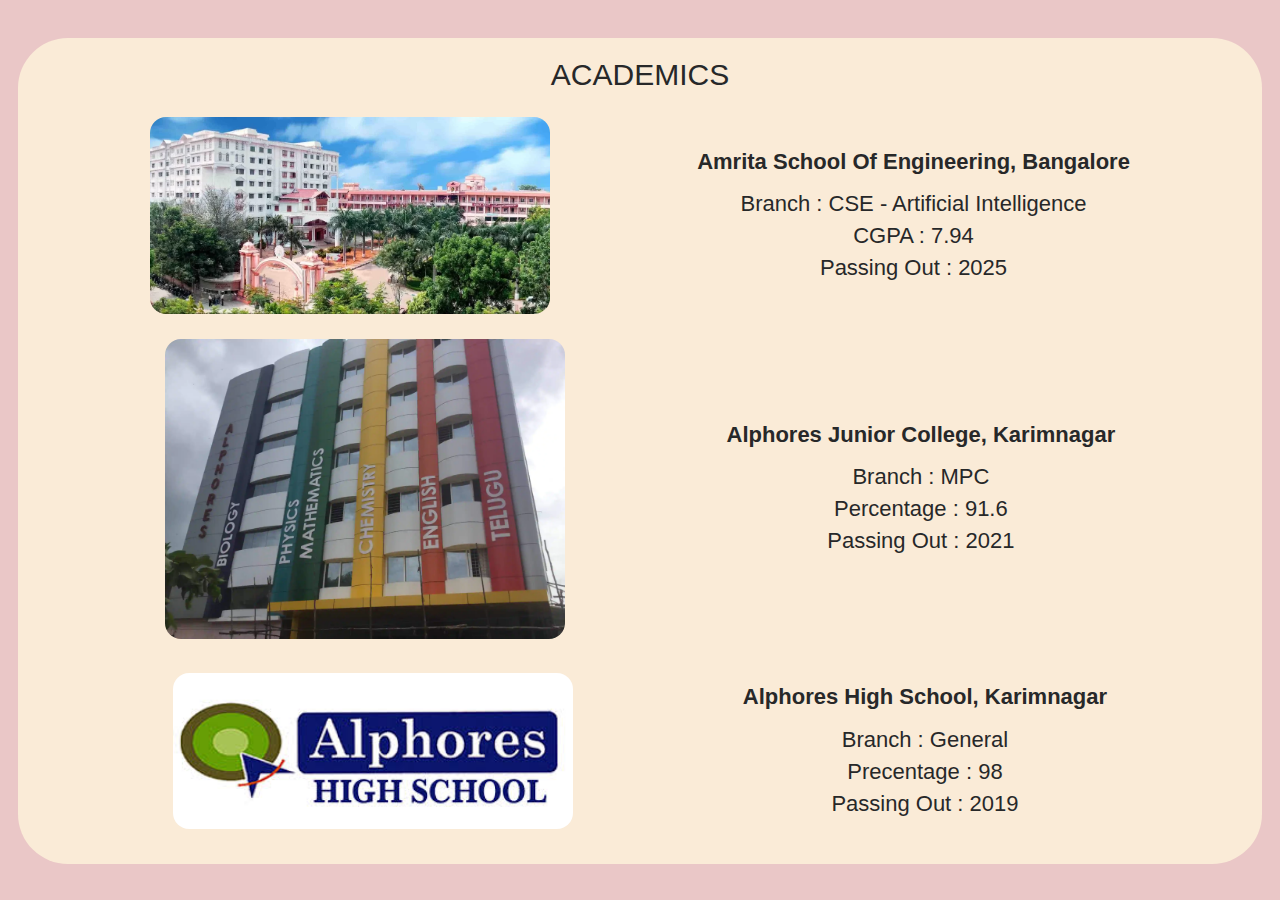
<file: Acadamics.html>
<!DOCTYPE html>
<html lang="en">
<head>
  <meta http-equiv="Content-Type" content="text/html; charset=UTF-8">
  <meta name="viewport" content="width=device-width, initial-scale=1.0">
  <link rel="preconnect" href="https://fonts.googleapis.com/">
  <link rel="preconnect" href="https://fonts.gstatic.com/" crossorigin="">
  <link href="https://fonts.googleapis.com/css2?family=Roboto:wght@400;500&amp;display=swap" rel="stylesheet">
  <link rel="stylesheet" href="website.css">
  <link rel="icon" href="image.png">
  <title>Acadamics</title>
</head>
<body>
  <div class="middle-container">
    <div class="about">
      ACADEMICS
    </div>
    <div class="introduction">
        <img class="intro-image" src="amrita-school-of-engineering-bangalore.png" alt="Introduction Picture">
        <div>
          <h2 class="intro-info">Amrita School Of Engineering, Bangalore </h2> 
          <p class="intro1">Branch : CSE - Artificial Intelligence</p>
          <p class="intro1">CGPA : 7.94</p>
          <p class="intro1">Passing Out : 2025</p>
        </div>
    </div>

    <div class="introduction">
      <img class="intro-image" src="alphores.jpg" alt="Introduction Picture">
      <div>
        <h2 class="intro-info">Alphores Junior College, Karimnagar </h2> 
        <p class="intro1">Branch : MPC</p>
        <p class="intro1">Percentage : 91.6</p>
        <p class="intro1">Passing Out : 2021</p>
      </div>
    </div>

    <div class="introduction">
      <img class="intro-image" src="highschool.jpg" alt="Introduction Picture">
      <div>
        <h2 class="intro-info">Alphores High School, Karimnagar</h2> 
        <p class="intro1">Branch : General</p>
        <p class="intro1">Precentage : 98</p>
        <p class="intro1">Passing Out : 2019</p>
      </div>
    </div>
</body>
</html>
</file>
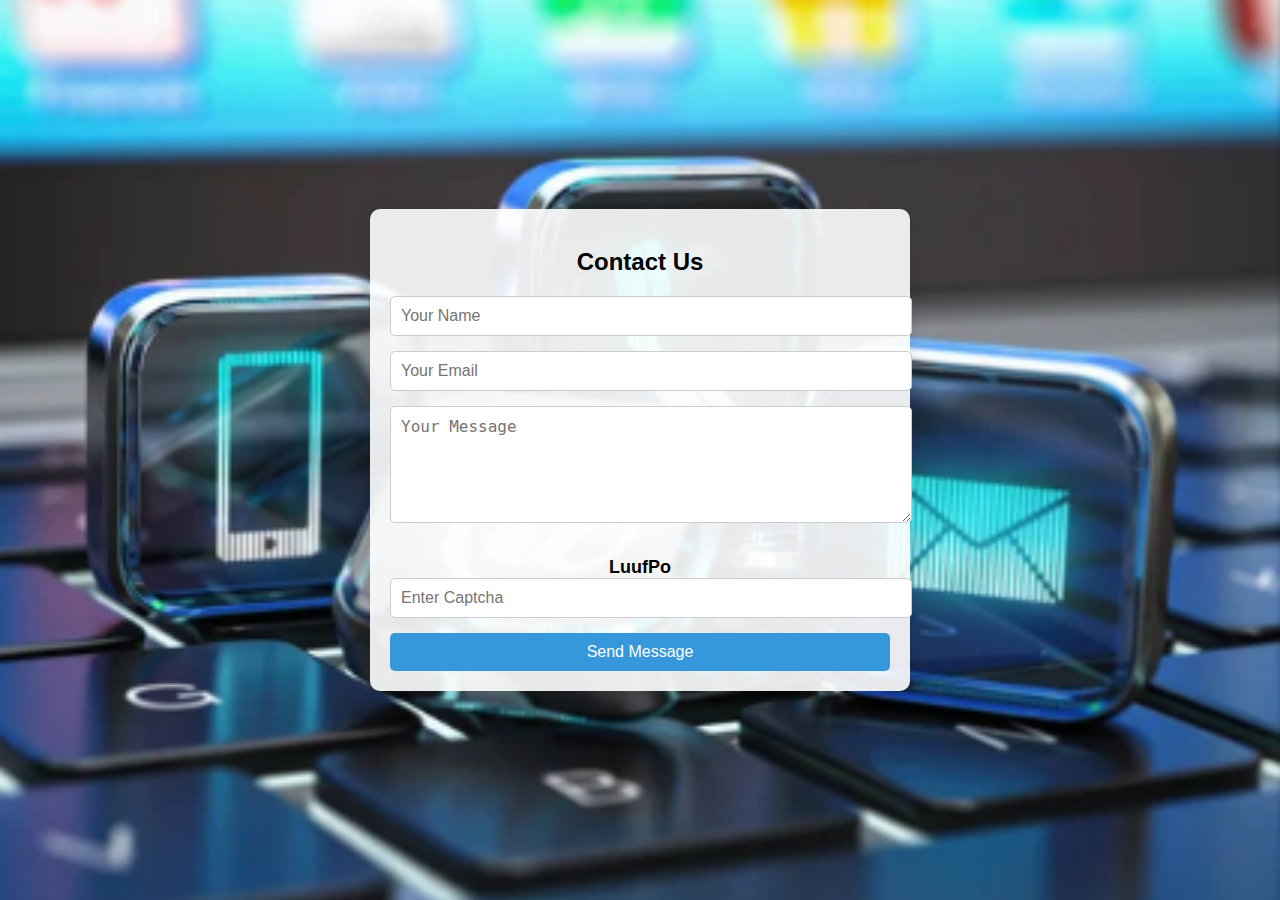
<file: contact.html>
<!DOCTYPE html>
<html lang="en">
<head>
    <meta charset="UTF-8">
    <meta name="viewport" content="width=device-width, initial-scale=1.0">
    <title>Contact Us</title>
    <style>
        body {
            font-family: Arial, sans-serif;
            margin: 0;
            padding: 0;
            background-image: url('contact5.png');
            background-size: cover;
            background-position: center;
            display: flex;
            justify-content: center;
            align-items: center;
            height: 100vh;
        }

        .contact-container {
            background-color: rgba(255, 255, 255, 0.9);
            padding: 20px;
            border-radius: 10px;
            width: 100%;
            max-width: 500px;
            box-shadow: 0 0 15px rgba(0, 0, 0, 0.1);
        }

        .contact-container h2 {
            margin-bottom: 20px;
            text-align: center;
        }

        .contact-container input,
        .contact-container textarea {
            width: 100%;
            padding: 10px;
            margin-bottom: 15px;
            border: 1px solid #ccc;
            border-radius: 5px;
            font-size: 16px;
        }

        .contact-container button {
            background-color: #3498db;
            color: white;
            border: none;
            padding: 10px;
            font-size: 16px;
            cursor: pointer;
            border-radius: 5px;
            width: 100%;
        }

        .contact-container button:hover {
            background-color: #2980b9;
        }

        .captcha {
            margin-top: 15px;
            text-align: center;
            font-size: 18px;
            font-weight: bold;
        }
    </style>
</head>
<body>
    <div class="contact-container">
        <h2>Contact Us</h2>
        <form id="contactForm">
            <input type="text" id="name" placeholder="Your Name" required>
            <input type="email" id="email" placeholder="Your Email" required>
            <textarea id="message" rows="5" placeholder="Your Message" required></textarea>
            <div class="captcha">
                <span id="captcha"></span>
                <input type="text" id="captchaInput" placeholder="Enter Captcha" required>
            </div>
            <button type="submit">Send Message</button>
        </form>
    </div>

    <script>
        function generateCaptcha() {
            const chars = 'ABCDEFGHIJKLMNOPQRSTUVWXYZabcdefghijklmnopqrstuvwxyz0123456789';
            let captcha = '';
            for (let i = 0; i < 6; i++) {
                captcha += chars.charAt(Math.floor(Math.random() * chars.length));
            }
            document.getElementById('captcha').textContent = captcha;
        }

        document.getElementById('contactForm').addEventListener('submit', function(event) {
            event.preventDefault();

            const captcha = document.getElementById('captcha').textContent;
            const captchaInput = document.getElementById('captchaInput').value;

            if (captcha === captchaInput) {
                alert('Message sent successfully!');
                
                // Clear all input fields after submission
                document.getElementById('name').value = '';
                document.getElementById('email').value = '';
                document.getElementById('message').value = '';
                document.getElementById('captchaInput').value = '';
            } else {
                alert('Incorrect Captcha. Please try again.');
            }

            generateCaptcha();
        });

        window.onload = generateCaptcha;
    </script>
</body>
</html>
</file>
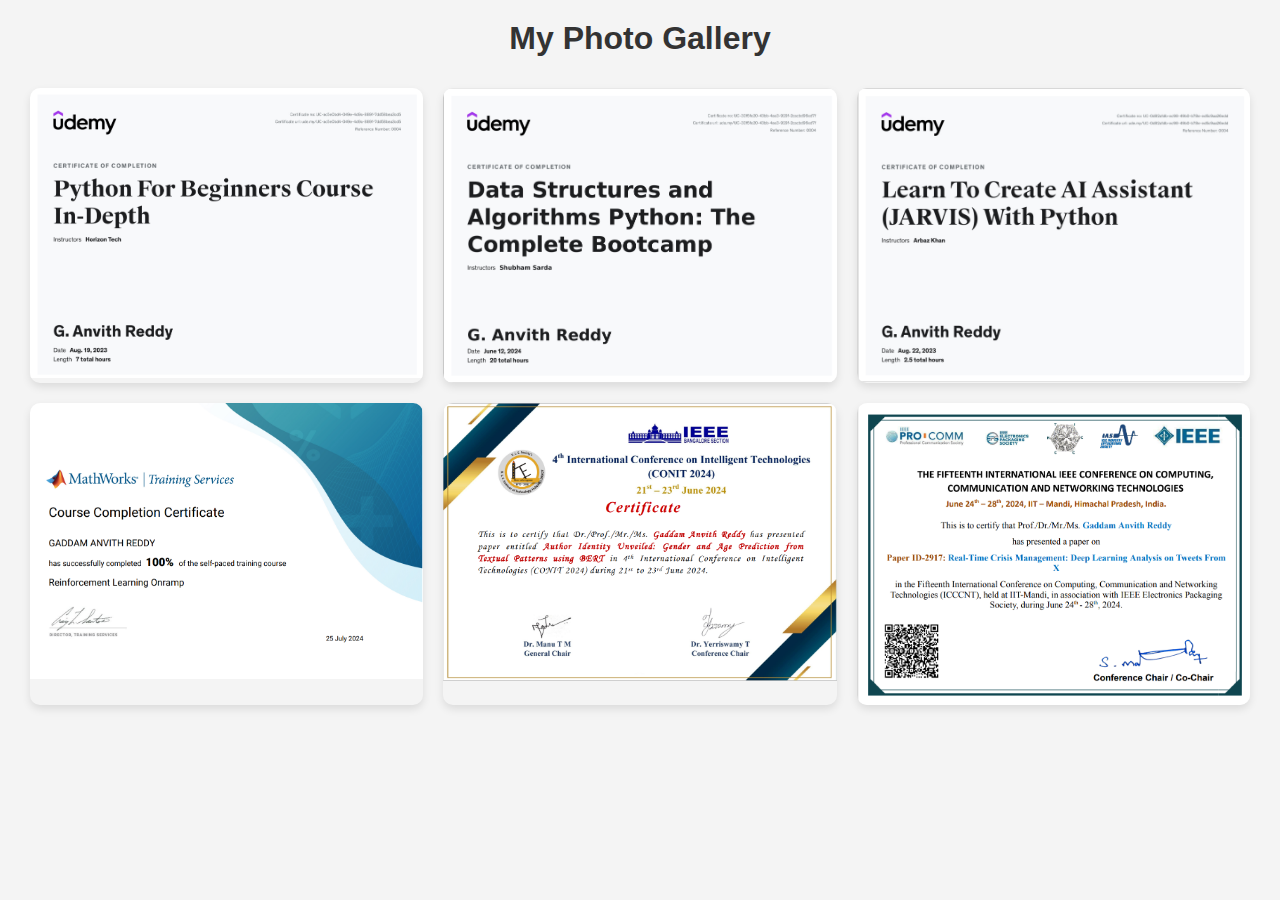
<file: gallary.html>
<!DOCTYPE html>
<html lang="en">
<head>
    <meta charset="UTF-8">
    <meta name="viewport" content="width=device-width, initial-scale=1.0">
    <link rel="icon" href="image.png">
    <title>Photo Gallery</title>
    <style>
        body {
            font-family: Arial, sans-serif;
            margin: 0;
            padding: 0;
            background-color: #f4f4f4;
            text-align: center;
        }

        h1 {
            margin-top: 20px;
            color: #333;
        }

        .gallery-container {
            display: flex;
            flex-wrap: wrap;
            justify-content: center;
            margin: 20px;
        }

        .gallery-item {
            position: relative;
            margin: 10px;
            overflow: hidden;
            border-radius: 10px;
            box-shadow: 0 4px 8px rgba(0, 0, 0, 0.1);
        }

        .gallery-item img {
            width: 100%;
            height: auto;
            display: block;
            transition: transform 0.3s ease;
        }

        .gallery-item:hover img {
            transform: scale(1.1);
        }

        .gallery-item .overlay {
            position: absolute;
            top: 0;
            left: 0;
            width: 100%;
            height: 100%;
            background: rgba(0, 0, 0, 0.5);
            opacity: 0;
            transition: opacity 0.3s ease;
            color: white;
            display: flex;
            align-items: center;
            justify-content: center;
            font-size: 18px;
        }

        .gallery-item:hover .overlay {
            opacity: 1;
        }

        @media (min-width: 600px) {
            .gallery-item {
                width: calc(33.333% - 20px);
            }
        }

        @media (max-width: 600px) {
            .gallery-item {
                width: calc(50% - 20px);
            }
        }

        @media (max-width: 400px) {
            .gallery-item {
                width: calc(100% - 20px);
            }
        }
    </style>
</head>
<body>
    <h1>My Photo Gallery</h1>

    <div class="gallery-container">
        <div class="gallery-item">
            <img src="photo1.png" alt="Photo 1">
            <!-- <div class="overlay">Photo 1 Description</div> -->
        </div>
        <div class="gallery-item">
            <img src="photo2.png" alt="Photo 2">
            <!-- <div class="overlay">Photo 2 Description</div> -->
        </div>
        <div class="gallery-item">
            <img src="photo3.png" alt="Photo 3">
            <!-- <div class="overlay">Photo 3 Description</div> -->
        </div>
        <div class="gallery-item">
            <img src="photo4.png" alt="Photo 4">
            <!-- <div class="overlay">Photo 4 Description</div> -->
        </div>
        <div class="gallery-item">
            <img src="photo5.png" alt="Photo 5">
            <!-- <div class="overlay">Photo 5 Description</div> -->
        </div>
        <div class="gallery-item">
            <img src="photo7.png" alt="Photo 7">
            <!-- <div class="overlay">Photo 7 Description</div> -->
        </div>
    </div>
</body>
</html>
</file>
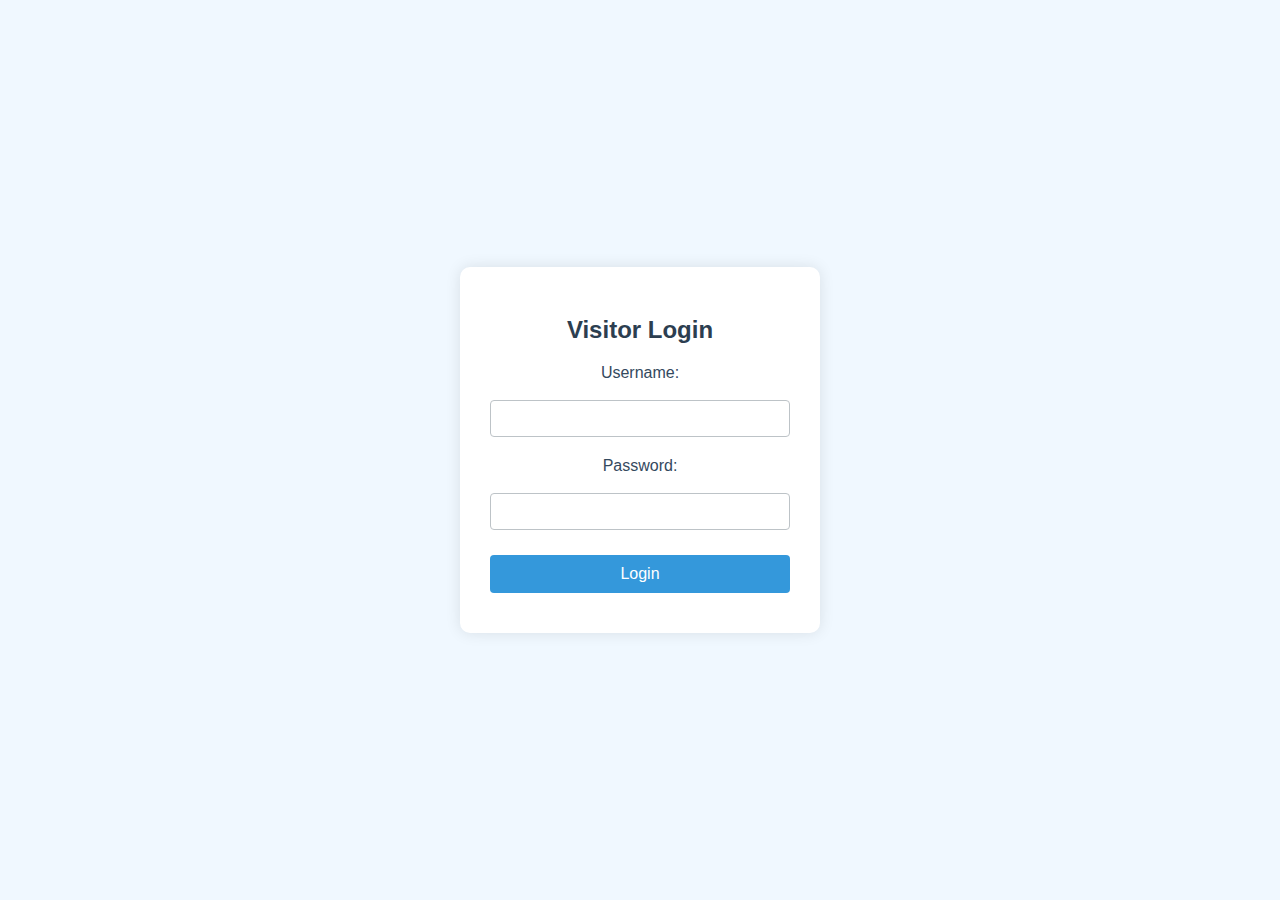
<file: Login.html>
<!DOCTYPE html>
<html lang="en">
<head>
    <meta charset="UTF-8">
    <meta name="viewport" content="width=device-width, initial-scale=1.0">
    <title>Owner Login</title>
    <style>
        body {
            font-family: 'Segoe UI', Tahoma, Geneva, Verdana, sans-serif;
            background-color: #f0f8ff;
            display: flex;
            justify-content: center;
            align-items: center;
            height: 100vh;
            margin: 0;
        }

        h2 {
            color: #2c3e50;
            font-size: 24px;
            margin-bottom: 20px;
        }

        form {
            background-color: #ffffff;
            padding: 30px;
            border-radius: 10px;
            box-shadow: 0 0 15px rgba(0, 0, 0, 0.1);
            text-align: center;
            width: 300px;
        }

        label {
            color: #34495e;
            font-size: 16px;
            display: block;
            margin-bottom: 8px;
        }

        input[type="text"],
        input[type="password"] {
            width: 100%;
            padding: 10px;
            margin: 10px 0 20px;
            border: 1px solid #bdc3c7;
            border-radius: 4px;
            box-sizing: border-box;
        }

        button {
            background-color: #3498db;
            color: white;
            padding: 10px 20px;
            border: none;
            border-radius: 4px;
            cursor: pointer;
            font-size: 16px;
            width: 100%;
            margin-bottom: 10px;
        }

        button:hover {
            background-color: #2980b9;
        }

        .register-btn {
            background-color: #2ecc71;
        }

        .register-btn:hover {
            background-color: #27ae60;
        }

        .strength {
            font-size: 14px;
            margin-top: -15px;
            margin-bottom: 20px;
            text-align: left;
        }

        .strength.weak {
            color: #e74c3c;
        }

        .strength.medium {
            color: #f39c12;
        }

        .strength.strong {
            color: #2ecc71;
        }

        .suggestion {
            font-size: 12px;
            color: #e74c3c;
            margin-top: 5px;
            text-align: left;
        }
    </style>
</head>
<body>
    <form  action="todo.html" method="get" onsubmit="return validateForm()">
        <h2>Visitor Login</h2>
        
        <label for="username">Username:</label>
        <input type="text" id="username" name="username" required><br>
        
        <label for="password">Password:</label>
        <input type="password" id="password" name="password" required oninput="checkPasswordStrength()"><br>

        <div id="strengthMessage" class="strength"></div>
        <div id="suggestionMessage" class="suggestion"></div>

        <button type="submit">Login</button><br>
    </form>

    <script>
        function checkPasswordStrength() {
            const password = document.getElementById('password').value;
            const strengthMessage = document.getElementById('strengthMessage');
            const suggestionMessage = document.getElementById('suggestionMessage');
            let strength = '';
            let suggestion = '';

            if (password.length < 8) {
                strength = 'Weak';
                strengthMessage.className = 'strength weak';
                suggestion = 'Password should be at least 8 characters long.';
            } else if (password.search(/[a-z]/) < 0 || password.search(/[A-Z]/) < 0 || password.search(/[0-9]/) < 0 || password.search(/[\W_]/) < 0) {
                strength = 'Medium';
                strengthMessage.className = 'strength medium';
                suggestion = 'Password should include uppercase, lowercase, numbers, and special characters.';
            } else {
                strength = 'Strong';
                strengthMessage.className = 'strength strong';
                suggestion = '';
            }

            strengthMessage.textContent = 'Password Strength: ' + strength;
            suggestionMessage.textContent = suggestion;
        }

        function validateForm() {
            const username = document.getElementById('username').value;
            const password = document.getElementById('password').value;
            const emailPattern = /^[a-zA-Z0-9._%+-]+@(outlook|gmail)\.com$/;

            if (!emailPattern.test(username)) {
                alert('Username must be a valid email format from Outlook or Gmail.');
                return false;
            }

            if (password.length < 8) {
                alert('Password must be at least 8 characters long.');
                return false;
            }

            return true;
        }
    </script>
</body>
</html>
</file>
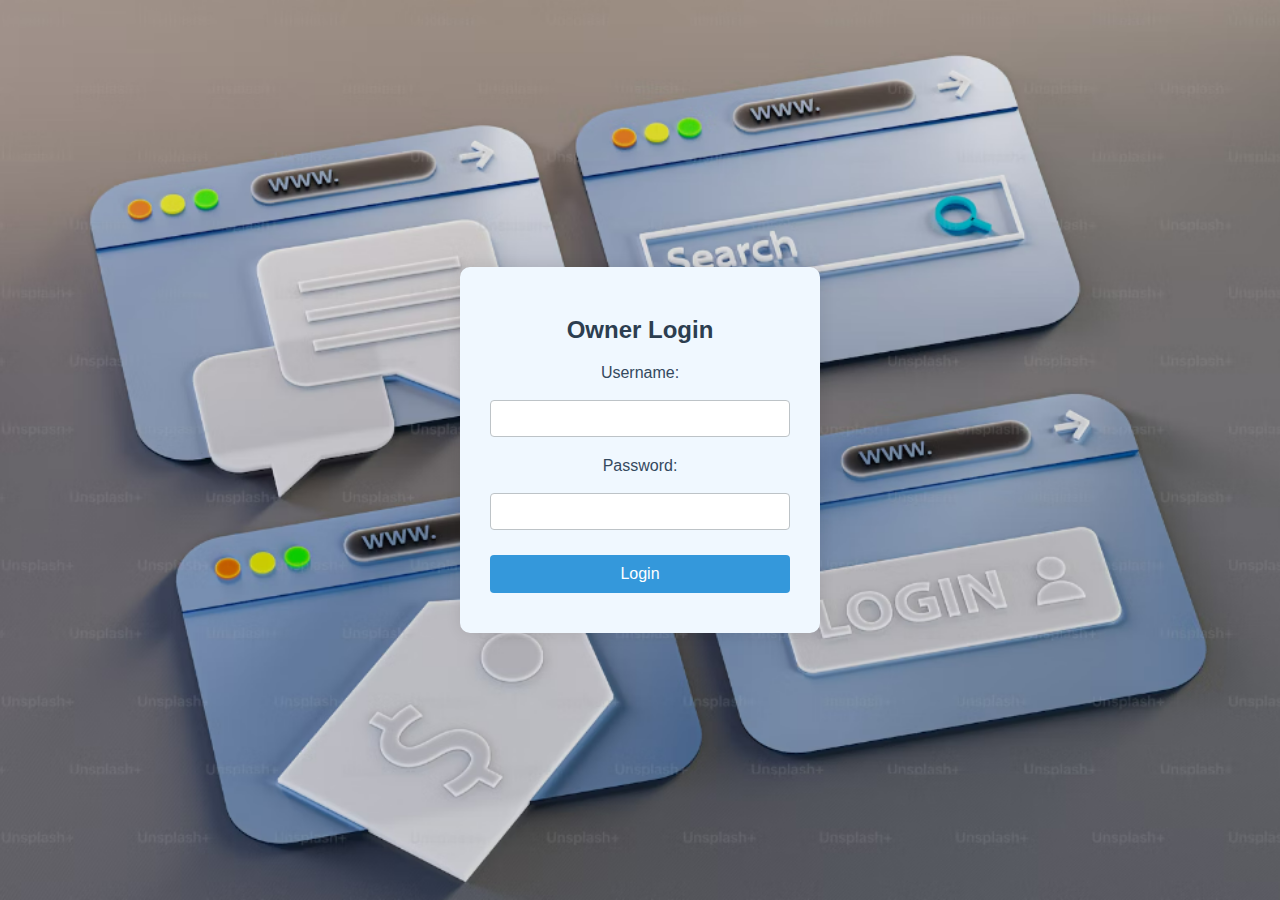
<file: ownerlogin.html>
<!DOCTYPE html>
<html lang="en">
<head>
    <meta charset="UTF-8">
    <meta name="viewport" content="width=device-width, initial-scale=1.0">
    <link rel="icon" href="image.png">
    <title>Owner Login</title>
    <style>
        body {
            font-family: 'Segoe UI', Tahoma, Geneva, Verdana, sans-serif;
            background-color: #f0f8ff;
            display: flex;
            justify-content: center;
            align-items: center;
            height: 100vh;
            margin: 0;
        }

        h2 {
            color: #2c3e50;
            font-size: 24px;
            margin-bottom: 20px;
        }

        form {
            background-color: aliceblue;
            padding: 30px;
            border-radius: 10px;
            box-shadow: 0 0 15px rgba(0, 0, 0, 0.1);
            text-align: center;
            width: 300px;
        }

        label {
            color: #34495e;
            font-size: 16px;
            display: block;
            margin-bottom: 8px;
        }

        input[type="text"],
        input[type="password"] {
            width: 100%;
            padding: 10px;
            margin: 10px 0 20px;
            border: 1px solid #bdc3c7;
            border-radius: 4px;
            box-sizing: border-box;
        }

        .background-image {
            background-image: url('login.png'); /* Add your background image URL here */
            background-size: cover;
            background-position: center;
            position: absolute;
            top: 0;
            left: 0;
            width: 100%;
            height: 100%;
            z-index: -1;
        }

        button {
            background-color: #3498db;
            color: white;
            padding: 10px 20px;
            border: none;
            border-radius: 4px;
            cursor: pointer;
            font-size: 16px;
            width: 100%;
            margin-bottom: 10px;
        }


        button:hover {
            background-color: #2980b9;
        }

        .strength {
            font-size: 14px;
            margin-top: -15px;
            margin-bottom: 20px;
            text-align: left;
        }

        .strength.weak {
            color: #e74c3c;
        }

        .strength.medium {
            color: #f39c12;
        }

        .strength.strong {
            color: #2ecc71;
        }

        .suggestion {
            font-size: 12px;
            color: #e74c3c;
            margin-top: 5px;
            text-align: left;
        }
    </style>
</head>
<body>
    <div class="background-image"></div>

    <form action="ownerwebsite.html" method="get" onsubmit="return validateForm()">
        <h2>Owner Login</h2>
        
        <label for="username">Username:</label>
        <input type="text" id="username" name="username" required><br>
        
        <label for="password">Password:</label>
        <input type="password" id="password" name="password" required oninput="checkPasswordStrength()"><br>

        <div id="strengthMessage" class="strength"></div>
        <div id="suggestionMessage" class="suggestion"></div>

        <button type="submit">Login</button><br>
    </form>

    <script>
        const ownerEmail = "ganvithreddy3052@gmail.com"; // Replace with the specific owner's email
        const ownerPassword = "anvithreddyg@3052"; // Replace with the specific owner's password

        function checkPasswordStrength() {
            const password = document.getElementById('password').value;
            const strengthMessage = document.getElementById('strengthMessage');
            const suggestionMessage = document.getElementById('suggestionMessage');
            let strength = '';
            let suggestion = '';

            if (password.length < 8) {
                strength = 'Weak';
                strengthMessage.className = 'strength weak';
                suggestion = 'Password should be at least 8 characters long.';
            } else if (password.search(/[a-z]/) < 0 || password.search(/[A-Z]/) < 0 || password.search(/[0-9]/) < 0 || password.search(/[\W_]/) < 0) {
                strength = 'Medium';
                strengthMessage.className = 'strength medium';
                suggestion = 'Password should include uppercase, lowercase, numbers, and special characters.';
            } else {
                strength = 'Strong';
                strengthMessage.className = 'strength strong';
                suggestion = '';
            }

            strengthMessage.textContent = 'Password Strength: ' + strength;
            suggestionMessage.textContent = suggestion;
        }

        function validateForm() {
            const username = document.getElementById('username').value;
            const password = document.getElementById('password').value;

            if (username !== ownerEmail || password !== ownerPassword) {
                alert('Invalid username or password.');
                return false;
            }

            return true;
        }
    </script>
</body>
</html>
</file>
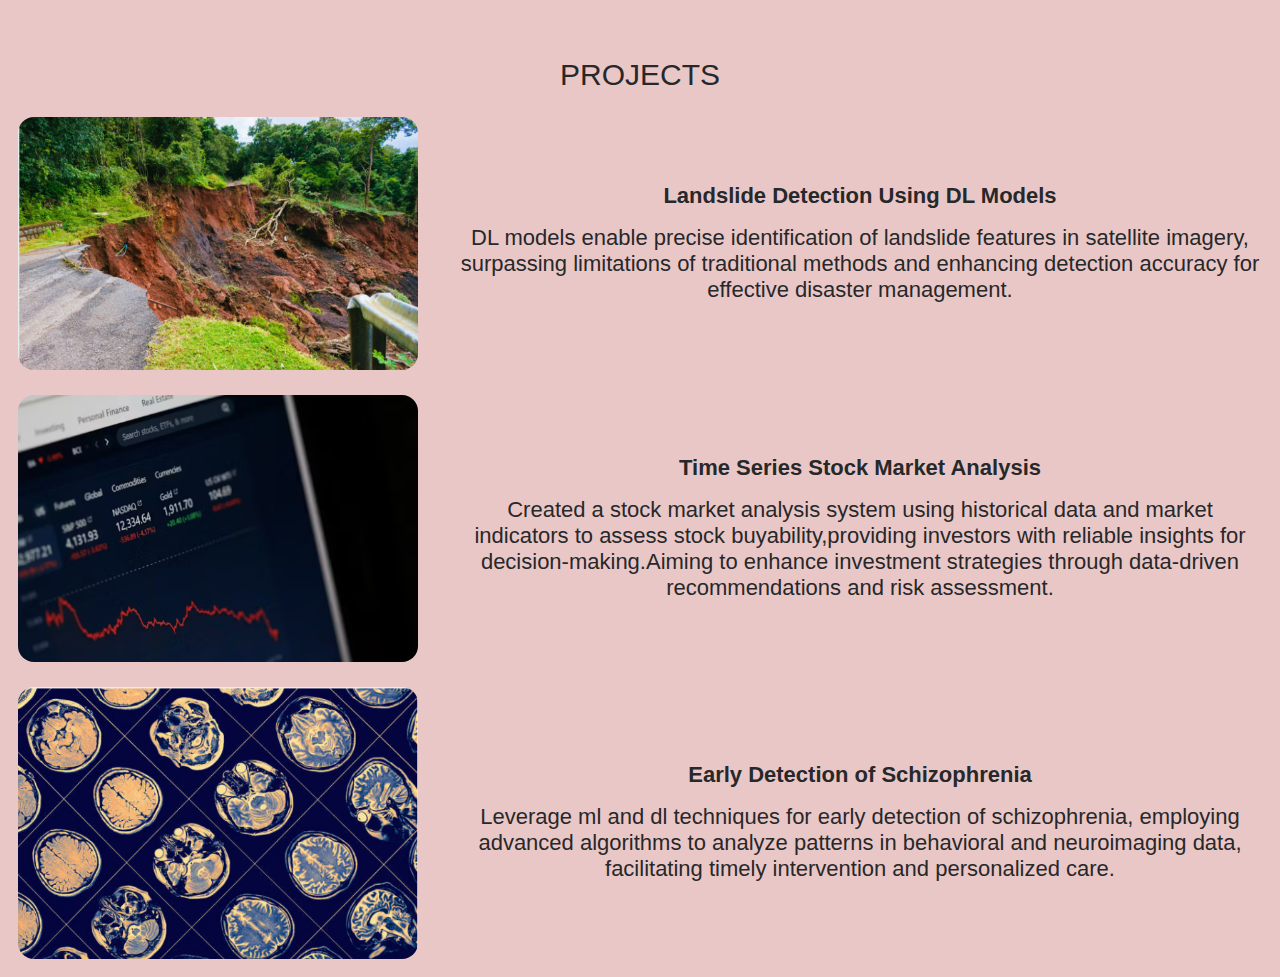
<file: Projects.html>
<!DOCTYPE html>
<html lang="en">
<head>
  <meta http-equiv="Content-Type" content="text/html; charset=UTF-8">
  <meta name="viewport" content="width=device-width, initial-scale=1.0">
  <link rel="preconnect" href="https://fonts.googleapis.com/">
  <link rel="preconnect" href="https://fonts.gstatic.com/" crossorigin="">
  <link href="https://fonts.googleapis.com/css2?family=Roboto:wght@400;500&amp;display=swap" rel="stylesheet">
  <link rel="stylesheet" href="website.css">
  <link rel="icon" href="image.png">
  <title>Projects</title>
</head>
<body>
  <div class="about">
    PROJECTS
  </div>
  <div class="introduction">
      <img class="intro-image intro-image-landslide" src="peakpx.png" alt="Introduction Picture">
      <div>
        <h2 class="intro-info">Landslide Detection Using DL Models</h2> 
        <p class="intro1">DL models enable precise identification of landslide features in satellite imagery, surpassing
          limitations of traditional methods and enhancing detection accuracy for effective disaster
          management. </p>
      </div>
    </div>

    <div class="introduction">
      <img class="intro-image intro-image-landslide" src="stock.png" alt="Introduction Picture">
      <div>
        <h2 class="intro-info">Time Series Stock Market Analysis</h2> 
        <p class="intro1">Created a stock market analysis system using historical data and market indicators to assess
          stock buyability,providing investors with reliable insights for decision-making.Aiming to enhance investment strategies through data-driven recommendations and risk
          assessment.</p>
      </div>
    </div>


    <div class="introduction">
      <img class="intro-image intro-image-landslide" src="schizophrenia.png" alt="Introduction Picture">
      <div>
        <h2 class="intro-info">Early Detection of Schizophrenia</h2> 
        <p class="intro1">Leverage ml and dl techniques for early detection of schizophrenia, employing advanced
          algorithms to analyze patterns in behavioral and neuroimaging data, facilitating timely
          intervention and personalized care.</p>
      </div>
    </div>
</body>
</html>
</file>
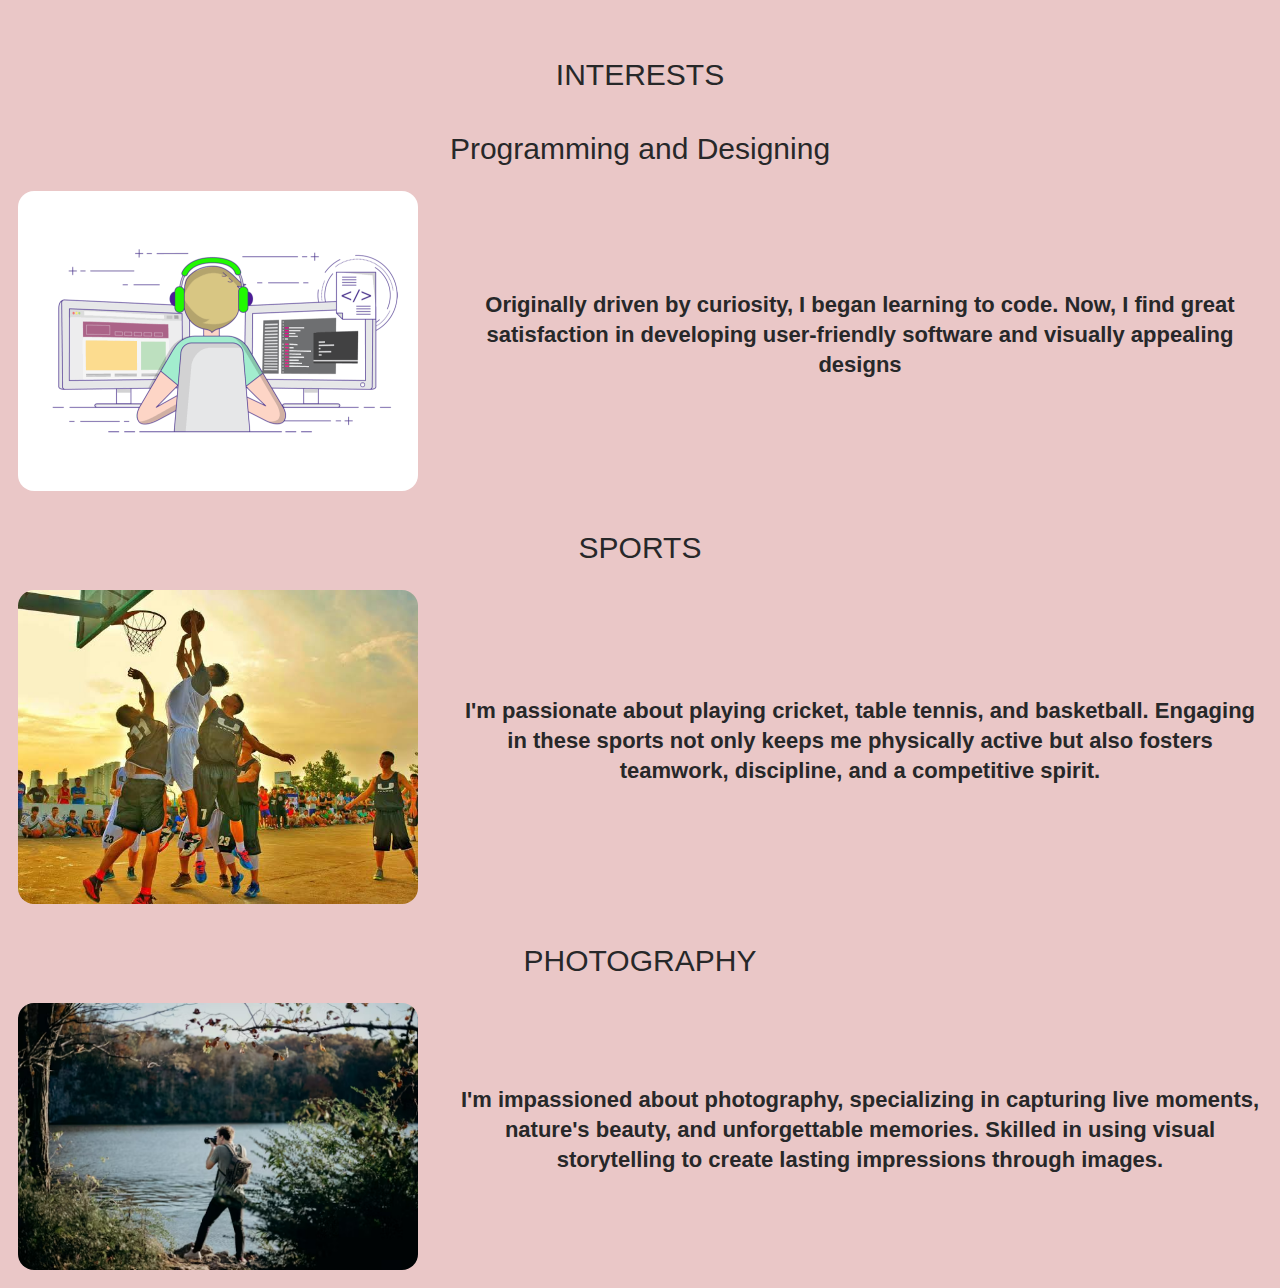
<file: skillshobbies.html>
<!DOCTYPE html>
<html lang="en">
<head>
  <meta http-equiv="Content-Type" content="text/html; charset=UTF-8">
  <meta name="viewport" content="width=device-width, initial-scale=1.0">
  <link rel="preconnect" href="https://fonts.googleapis.com/">
  <link rel="preconnect" href="https://fonts.gstatic.com/" crossorigin="">
  <link href="https://fonts.googleapis.com/css2?family=Roboto:wght@400;500&amp;display=swap" rel="stylesheet">
  <link rel="stylesheet" href="website.css">
  <link rel="icon" href="image.png">
  <title>Interests</title>
</head>
<body>
  <div class="about">
    INTERESTS
  </div>
  <div class="about-spec">
    Programming and Designing
  </div>
  <div class="introduction">
      <img class="intro-image" src="download.gif" alt="programming and designing">
      <div>
        <p class="intro">Originally driven by curiosity, I began learning to code. Now, I find great satisfaction in developing user-friendly software and visually appealing designs</p>
      </div>
  </div>

  <div class="about">
    SPORTS
  </div >
  <div class="introduction">
      <img class="intro-image" src="basketball1.jpeg" alt="Sports Image">
      <div>
        <p class="intro"> I'm passionate about playing cricket, table tennis, and basketball. Engaging in these sports not only keeps me physically active but also fosters teamwork, discipline, and a competitive spirit.</p>
      </div>
  </div>

  <div class="about">
    PHOTOGRAPHY
  </div >
  <div class="introduction">
      <img class="intro-image" src="Photography.png" alt="PhotoGraphy Image">
      <div>
        <p class="intro"> I'm impassioned about photography, specializing in capturing live moments, nature's beauty, and unforgettable memories. Skilled in using visual storytelling to create lasting impressions through images.</p>
      </div>
  </div>
</body>
</html>
</file>
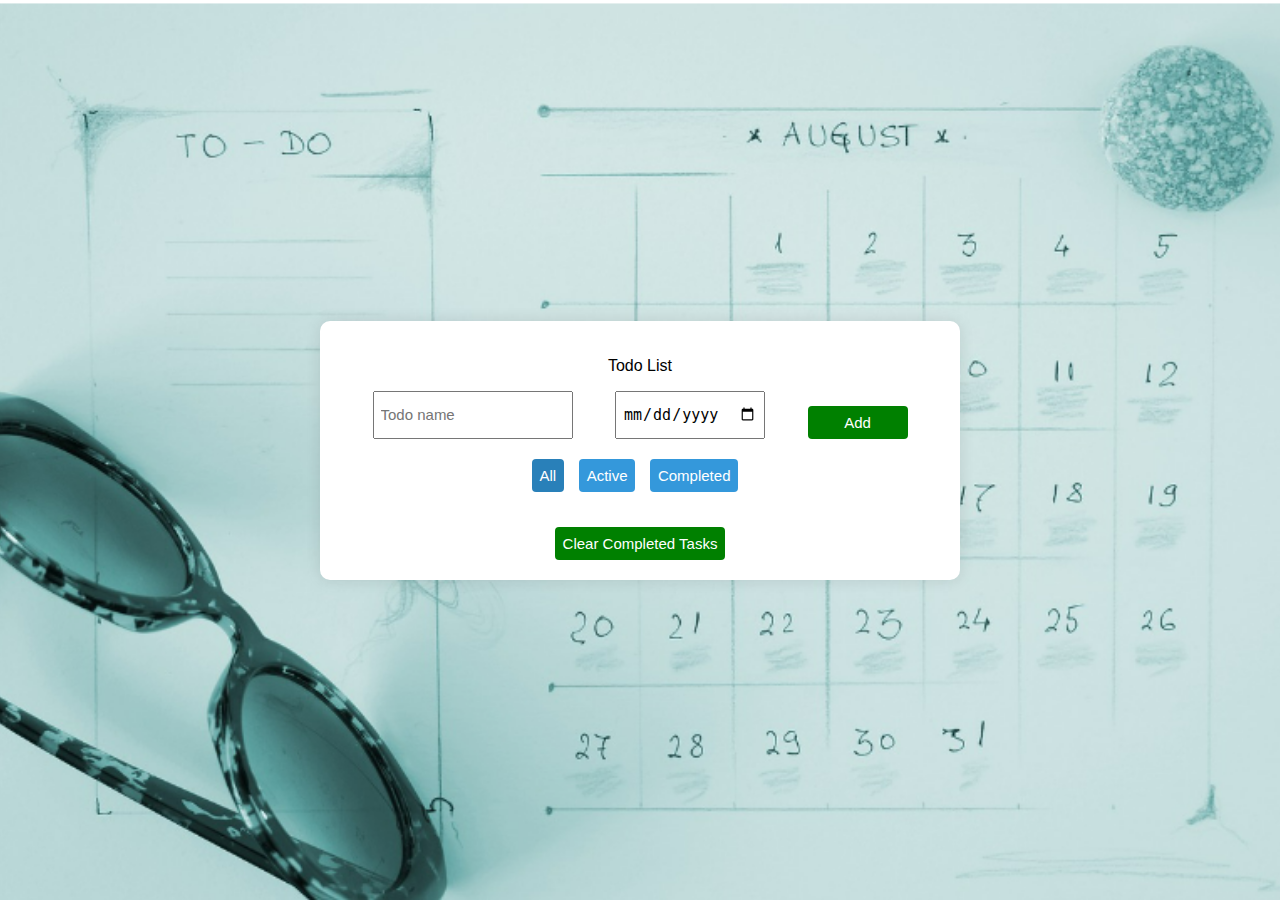
<file: todo.html>
<!DOCTYPE html>
<html lang="en">
<head>
    <meta charset="UTF-8">
    <meta name="viewport" content="width=device-width, initial-scale=1.0">
    <link rel="icon" href="image.png">
    <title>Todo List</title>
    <style>
        body {
            font-family: Arial, sans-serif;
            padding: 0;
            margin: 0;
            background-size: cover;
            background-position: center;
            height: 100vh;
            display: flex;
            align-items: center;
            justify-content: center;
            position: relative;
        }

        .todo-container {
            background-color: #ffffff;
            padding: 20px;
            border-radius: 10px;
            box-shadow: 0 0 15px rgba(0, 0, 0, 0.1);
            width: 100%;
            max-width: 600px; /* Adjust as needed */
            text-align: center;
            z-index: 1;
        }

        .todo-grid,
        .todo-input-grid {
            display: grid;
            grid-template-columns: 200px 150px 100px;
            justify-content: space-evenly;
            column-gap: 10px;
            row-gap: 10px;
            align-items: center;
        }

        .todo-input-grid {
            margin-bottom: 20px;
            align-items: stretch;
        }

        .name-input,
        .due-date-input {
            font-size: 15px;
            padding: 6px;
        }

        .add-todo-button,
        .clear-completed-button {
            background-color: green;
            color: white;
            border: none;
            font-size: 15px;
            cursor: pointer;
            padding: 8px;
            border-radius: 4px;
            margin-top: 15px;
        }

        .delete-todo-button {
            background-color: darkred;
            color: white;
            border: none;
            font-size: 15px;
            cursor: pointer;
            padding-top: 6px;
            padding-bottom: 6px;
            border-radius: 4px;
        }

        .filter-buttons {
            margin-bottom: 20px;
        }

        .filter-button {
            background-color: #3498db;
            color: white;
            border: none;
            font-size: 15px;
            cursor: pointer;
            padding: 8px;
            margin-right: 10px;
            border-radius: 4px;
        }

        .filter-button.active {
            background-color: #2980b9;
        }

        .full-screen-image {
            display: none;
            position: fixed;
            top: 0;
            left: 0;
            width: 100%;
            height: 100%;
            object-fit: cover;
            z-index: 2;
        }

        .full-screen-image.active {
            display: block;
        }
    </style>
</head>
<body>
    <div class="todo-container js-todo-container">
        <p>Todo List</p>

        <div class="todo-input-grid">
            <input placeholder="Todo name" class="js-name-input name-input">
            <!-- Updated date input to restrict past dates -->
            <input type="date" class="js-due-date-input due-date-input" id="due-date-input">
            <button onclick="addTodo()" class="add-todo-button">Add</button>
        </div>

        <div class="filter-buttons">
            <button onclick="filterTodos('all')" class="filter-button all-filter active">All</button>
            <button onclick="filterTodos('active')" class="filter-button active-filter">Active</button>
            <button onclick="filterTodos('completed')" class="filter-button completed-filter">Completed</button>
        </div>

        <div class="js-todo-list todo-grid"></div>

        <button onclick="clearCompleted()" class="clear-completed-button">Clear Completed Tasks</button>
    </div>

    <script>
        let todoList = [];
        let currentFilter = 'all';

        // Set the minimum date to today for the date input field
        document.getElementById('due-date-input').setAttribute('min', new Date().toISOString().split('T')[0]);

        function renderTodoList() {
            let filteredTodos = todoList;

            if (currentFilter === 'active') {
                filteredTodos = todoList.filter(todo => !todo.completed);
            } else if (currentFilter === 'completed') {
                filteredTodos = todoList.filter(todo => todo.completed);
            }

            filteredTodos.sort((a, b) => new Date(a.dueDate) - new Date(b.dueDate));

            let todoListHTML = '';

            for (let i = 0; i < filteredTodos.length; i++) {
                const { name, dueDate, completed } = filteredTodos[i];
                const checked = completed ? 'checked' : '';
                const html = `
                    <div>
                        <input type="checkbox" onclick="toggleComplete(${i})" ${checked}>
                        <span style="${completed ? 'text-decoration: line-through;' : ''}">${name}</span>
                    </div>
                    <div>${dueDate}</div>
                    <button onclick="deleteTodo(${i})" class="delete-todo-button">Delete</button>
                `;
                todoListHTML += html;
            }

            const todoListContainer = document.querySelector('.js-todo-list');
            todoListContainer.innerHTML = todoListHTML;

            // Display appropriate background image based on task completion
            const allCompleted = todoList.length > 0 && todoList.every(todo => todo.completed);
            if (allCompleted) {
                document.body.style.backgroundImage = "url('completed3.png')";
            } else {
                document.body.style.backgroundImage = "url('todo.png')";
            }
        }

        function addTodo() {
            const name = document.querySelector('.js-name-input').value;
            const dueDate = document.querySelector('.js-due-date-input').value;

            if (name && dueDate) {
                todoList.push({ name, dueDate, completed: false });
                document.querySelector('.js-name-input').value = '';
                document.querySelector('.js-due-date-input').value = '';
                renderTodoList();
            }
        }

        function deleteTodo(index) {
            todoList.splice(index, 1);
            renderTodoList();
        }

        function toggleComplete(index) {
            todoList[index].completed = !todoList[index].completed;
            renderTodoList();
        }

        function clearCompleted() {
            todoList = todoList.filter(todo => !todo.completed);
            renderTodoList();
        }

        function filterTodos(filter) {
            currentFilter = filter;
            document.querySelectorAll('.filter-button').forEach(button => {
                button.classList.remove('active');
            });
            document.querySelector(`.filter-button.${filter}-filter`).classList.add('active');
            renderTodoList();
        }

        renderTodoList();
    </script>
</body>
</html>
</file>
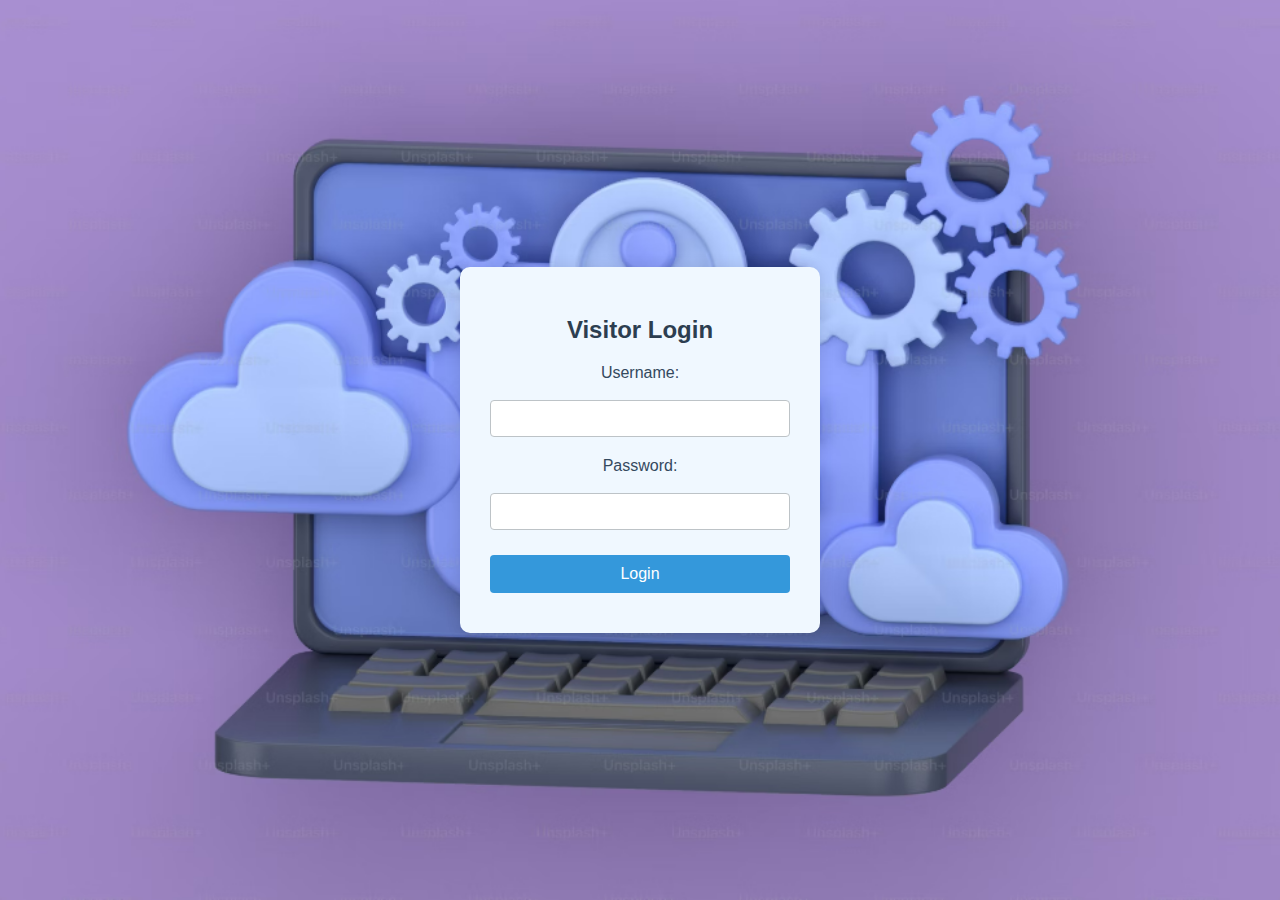
<file: visitorlogin.html>
<!DOCTYPE html>
<html lang="en">
<head>
    <meta charset="UTF-8">
    <meta name="viewport" content="width=device-width, initial-scale=1.0">
    <link rel="icon" href="image.png">
    <title>Visitor Login</title>
    <style>
        body {
            font-family: 'Segoe UI', Tahoma, Geneva, Verdana, sans-serif;
            background-color: #f0f8ff;
            display: flex;
            justify-content: center;
            align-items: center;
            height: 100vh;
            margin: 0;
        }

        .background-image {
            background-image: url('login1.png'); /* Add your background image URL here */
            background-size: cover;
            background-position: center;
            position: absolute;
            top: 0;
            left: 0;
            width: 100%;
            height: 100%;
            z-index: -1;
        }

        h2 {
            color: #2c3e50;
            font-size: 24px;
            margin-bottom: 20px;
        }

        form {
            background-color: aliceblue;
            padding: 30px;
            border-radius: 10px;
            box-shadow: 0 0 15px rgba(0, 0, 0, 0.1);
            text-align: center;
            width: 300px;
        }

        label {
            color: #34495e;
            font-size: 16px;
            display: block;
            margin-bottom: 8px;
        }

        input[type="text"],
        input[type="password"] {
            width: 100%;
            padding: 10px;
            margin: 10px 0 20px;
            border: 1px solid #bdc3c7;
            border-radius: 4px;
            box-sizing: border-box;
        }

        button {
            background-color: #3498db;
            color: white;
            padding: 10px 20px;
            border: none;
            border-radius: 4px;
            cursor: pointer;
            font-size: 16px;
            width: 100%;
            margin-bottom: 10px;
        }

        button:hover {
            background-color: #2980b9;
        }

        .register-btn {
            background-color: #2ecc71;
        }

        .register-btn:hover {
            background-color: #27ae60;
        }

        .strength {
            font-size: 14px;
            margin-top: -15px;
            margin-bottom: 20px;
            text-align: left;
        }

        .strength.weak {
            color: #e74c3c;
        }

        .strength.medium {
            color: #f39c12;
        }

        .strength.strong {
            color: #2ecc71;
        }

        .suggestion {
            font-size: 12px;
            color: #e74c3c;
            margin-top: 5px;
            text-align: left;
        }
    </style>
</head>
<body>
    <div class="background-image"></div>

    <form action="visitorwebsite.html" method="get" onsubmit="return validateForm()">
        <h2>Visitor Login</h2>
        
        <label for="username">Username:</label>
        <input type="text" id="username" name="username" required><br>
        
        <label for="password">Password:</label>
        <input type="password" id="password" name="password" required oninput="checkPasswordStrength()"><br>

        <div id="strengthMessage" class="strength"></div>
        <div id="suggestionMessage" class="suggestion"></div>

        <button type="submit">Login</button><br>
        <!-- <button type="button" class="register-btn" onclick="window.location.href='register.html'">Register</button> -->
    </form>

    <script>
        function checkPasswordStrength() {
            const password = document.getElementById('password').value;
            const strengthMessage = document.getElementById('strengthMessage');
            const suggestionMessage = document.getElementById('suggestionMessage');
            let strength = '';
            let suggestion = '';

            if (password.length < 8) {
                strength = 'Weak';
                strengthMessage.className = 'strength weak';
                suggestion = 'Password should be at least 8 characters long.';
            } else if (password.search(/[a-z]/) < 0 || password.search(/[A-Z]/) < 0 || password.search(/[0-9]/) < 0 || password.search(/[\W_]/) < 0) {
                strength = 'Medium';
                strengthMessage.className = 'strength medium';
                suggestion = 'Password should include uppercase, lowercase, numbers, and special characters.';
            } else {
                strength = 'Strong';
                strengthMessage.className = 'strength strong';
                suggestion = '';
            }

            strengthMessage.textContent = 'Password Strength: ' + strength;
            suggestionMessage.textContent = suggestion;
        }

        function validateForm() {
            const username = document.getElementById('username').value;
            const password = document.getElementById('password').value;
            const emailPattern = /^[a-zA-Z0-9._%+-]+@(outlook\.com|gmail\.com)$/;

            if (!emailPattern.test(username)) {
                alert('Username must be a valid email format from Outlook or Gmail.');
                return false;
            }

            if (password.length < 8) {
                alert('Password must be at least 8 characters long.');
                return false;
            }

            return true;
        }
    </script>
</body>
</html>
</file>
<file: website.css>
body{
  font-family: "Open Sans", sans-serif, Arial;
  color: #272829;
  padding: 10px 10px;
  background-color: rgb(234, 199, 199);
}

.Main-Container{
  background: url(IMG_20240810_232046_0.png) no-repeat bottom left;
  border-radius: 50px;
  height: 100vh;
  opacity: 0.85;
  width: 100%;
}

.image{
  width: 100%;
  height: 100vh;
  object-fit: cover;
  object-position: center;
  position: relative;
  border-radius: 50px;
}

.name{
  position: absolute;
  font-weight: 500;
  top: 150px;
  left: 150px;
  align-items: center;
  font-size: 56px;
}

.info{
  position: absolute;
  top: 230px;
  left: 150px;
  align-items: center;
  font-size: 50px;
}

.social-links{
  width: 200px;
  display: flex;
  justify-content: space-between;
  align-items: center;
  position: absolute;
  top: 360px;
  left: 160px;
  transition: opacity 0.25s;
}

.sociallink,.sociallink-f,.sociallink-l{
  width: 26px;
  cursor: pointer;
}

.sociallink:hover,
.sociallink-f:hover,
.sociallink-l:hover{
  opacity: 0.5;
}

.sociallink-f{
  border-radius: 16px;
  background-color: white;
}

.sociallink-l{
  border-radius: 4px;
}

a{
  text-decoration: none;
  cursor: auto;
}

.middle-container {
  color: #272829;
  background-color: antiquewhite;
  padding-bottom: 25px;
  border-radius: 50px;
  padding-left: 25px;
  padding-right: 25px;
}

.modify-buttons,
.modify-buttons-login_page{
  margin-top: 50px;
  display: flex;
  flex-direction: column;
  row-gap: 15px;
  text-align: center;
}

.Acadamics-button,
.Projects-button,
.Interests-button{
  border: none;
  font-size: 30px;
  background-color: antiquewhite;
  padding: 6px 16px;
  color: cadetblue;
  border-radius: 10px;
  cursor: pointer;
  font-family: "Open Sans", sans-serif, Arial;
}

.Acadamics-button:hover,
.Projects-button:hover,
.Interests-button:hover{
  box-shadow: 2px 3px 4px cadetblue;
}

.about,
.about-spec{
  text-align: center;
  margin-top: 20px;
  font-size: 30px;
  padding-top: 20px;
}

.introduction{
  margin-top: 25px;
  display: flex;
  flex-direction: row;
  justify-content: space-evenly;
  align-items: center;
}

.intro-image,
.skills-image{
  width: 400px;
  margin-right: 40px;
  border-radius: 16px;
}

.intro-info,
.intro,
.intro-info,
.skill-info{
  padding-bottom: 12px;
  font-weight: bold;
  font-size: 22px;
  line-height: 30px;
  text-align: center;
}

.intro1{
  margin-top: -16px;
  font-size: 22px;
  text-align: center;
}

.end-info1{
  font-size: 40px;
  text-align: center;
  color: cadetblue;
}

.end-info2{
  font-size: 30px;
  text-align: center;
  color: cadetblue;
}

.end-info3{  
  font-size: 25px;
  text-align: center;
  font-weight: 500;
}

.contact,
.social-links-last{
  margin-top: 40px;
  font-size: 20px;
  text-align: center;
  margin-bottom: 30px;
}

.mail{
  background-color: antiquewhite;
  padding: 6px 16px;
  color: cadetblue;
  border-radius: 10px;
  cursor: pointer;
}

.footer-link{
  color: cadetblue;
  padding: 10px;
  cursor: pointer;
}

.footer-link:hover{
  color: #F7F5EB;
}

.copyright{
  font-size: 18px;
  color: #F7F5EB;
  padding-left: 10px;
}

@media (max-width: 1024px){
  .name{
    font-size: 48px;
  }
  .info{
    font-size: 40px;
  }
}

@media (max-width: 768px){
  .introduction{
    flex-direction: column;
    align-items: center;
  }

  .name{
    font-size: 40px;
    top: 120px;
    left: 100px;
  }

  .info{
    font-size: 35px;
    top: 200px;
    left: 100px;
  }

  .social-links{
    top: 330px;
    left: 110px;
  }

  .intro-image,
  .skills-image{
    width: 300px;
    margin-right: 0;
    margin-bottom: 20px;
  }
}

@media (max-width: 480px){
  .name{
    font-size: 32px;
    top: 100px;
    left: 50px;
  }

  .info{
    font-size: 28px;
    top: 170px;
    left: 50px;
  }

  .social-links{
    top: 300px;
    left: 60px;
    width: 160px;
  }

  .intro-image,
  .skills-image{
    width: 250px;
  }

  .intro-info{
    font-size: 18px;
  }
}

@media (max-width: 360px){
  .name{
    font-size: 24px;
    top: 90px;
    left: 30px;
  }

  .info{
    font-size: 24px;
    top: 150px;
    left: 30px;
  }

  .social-links{
    top: 280px;
    left: 40px;
    width: 140px;
  }

  .intro-image,
  .skills-image{
    width: 200px;
  }

  .intro-info{
    font-size: 16px;
  }
}
</file>
